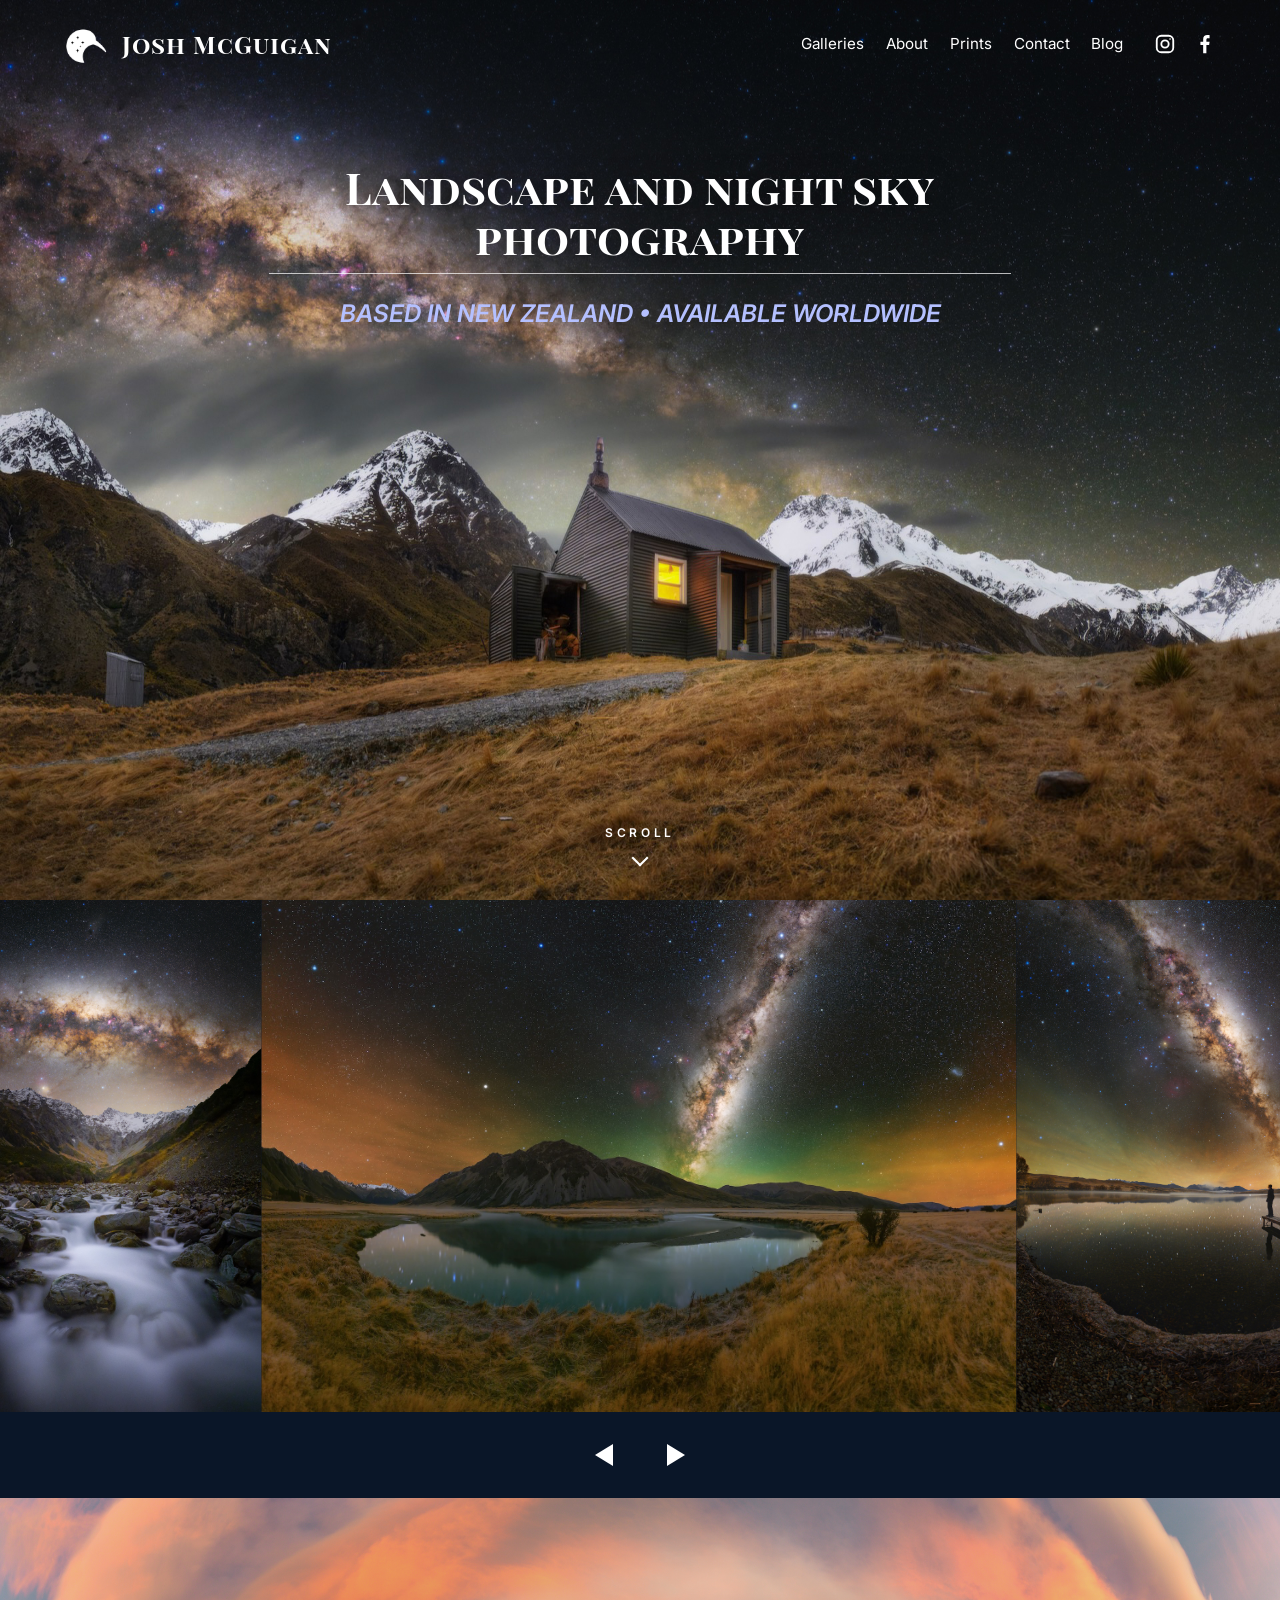
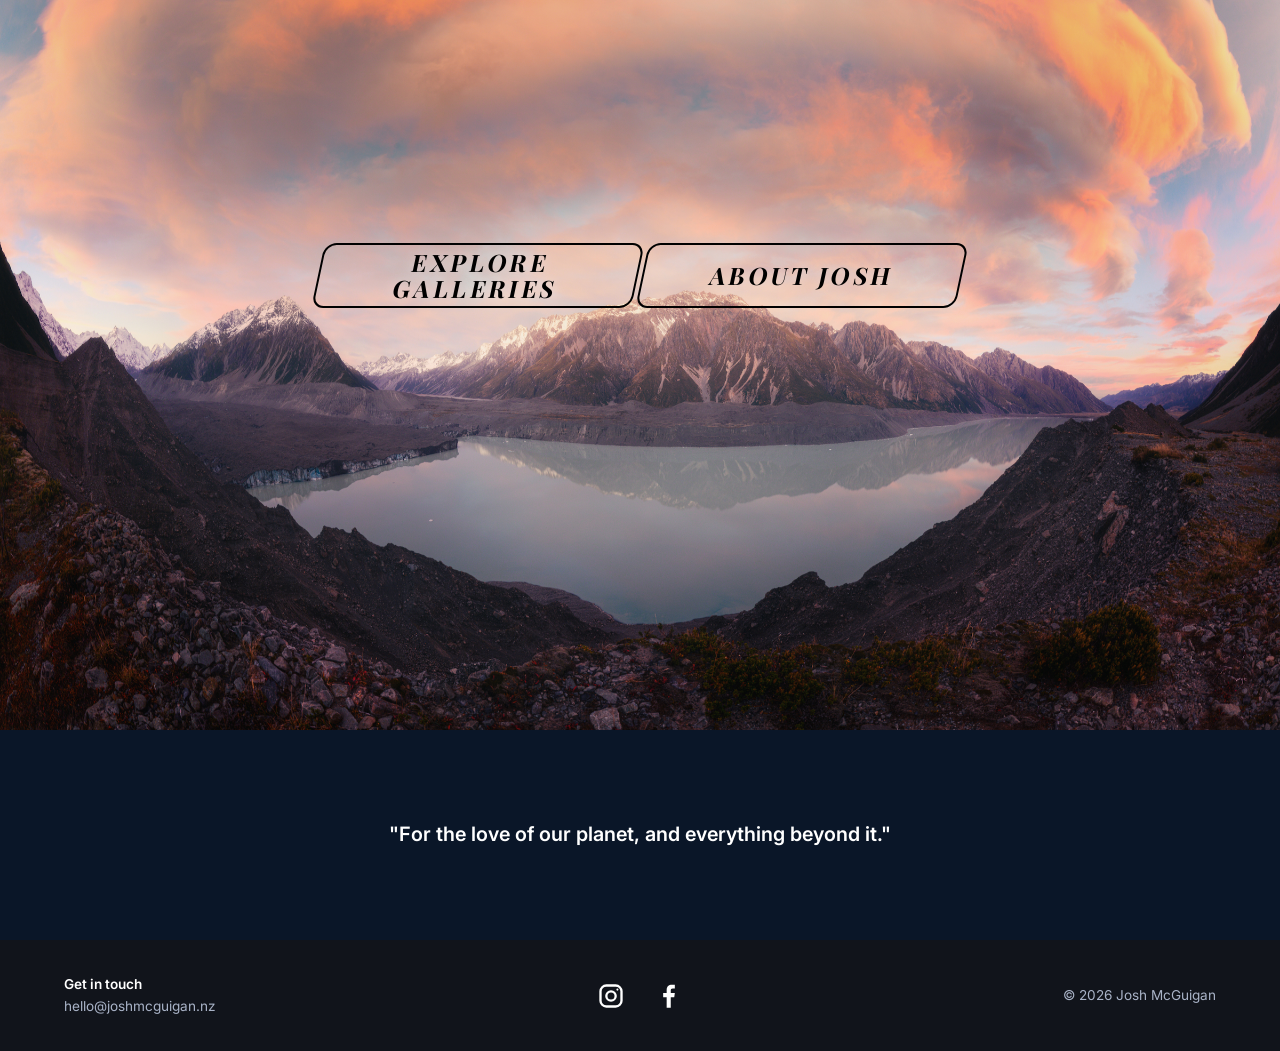
<file: index.html>
<!DOCTYPE html>
<html lang="en"><head><meta charset="utf-8"><meta name="viewport" content="width=device-width,initial-scale=1">
<title>Josh McGuigan Photographer</title><meta name="description" content="Landscape and night sky photography by Josh McGuigan.">
<link href="https://fonts.googleapis.com/css2?family=Inter:ital,wght@0,400;0,600;1,600&amp;family=Lexend:wght@400&amp;family=Playfair+Display+SC:ital,wght@0,700;1,400;1,700&amp;display=swap" rel="stylesheet">
<link rel="icon" type="image/png" href="images/logo.png">
<link rel="stylesheet" href="style.css">
<body data-page="home"><main>
<section class="h1"><h1 class="hl">Landscape and night sky photography</h1><p class="sub">Based in New Zealand &bull; Available Worldwide </p><a class="scroll" href="#more" aria-label="Scroll down"><span>Scroll</span><i></i></a></section>
<section class="car" id="more"><div class="trk"><div class="sl"><img src="images/carousel-1.jpg" alt="" onerror="this.remove()"></div>
<div class="sl"><img src="images/carousel-2.jpg" alt="" onerror="this.remove()"></div>
<div class="sl"><img src="images/carousel-3.jpg" alt="" onerror="this.remove()"></div>
<div class="sl"><img src="images/carousel-4.jpg" alt="" onerror="this.remove()"></div>
<div class="sl"><img src="images/carousel-5.jpg" alt="" onerror="this.remove()"></div>
<div class="sl"><img src="images/carousel-6.jpg" alt="" onerror="this.remove()"></div></div></div><div class="arr"><button id="pv" aria-label="Previous">&larr;</button><button id="nx" aria-label="Next">&rarr;</button></div></section>
<section class="h2"><div class="btns"><a class="btn" href="galleries"><span>Explore galleries</span></a><a class="btn" href="about"><span>About Josh</span></a></div></section>
<p class="intro rv">"For the love of our planet, and everything beyond it."</p>
</main><script src="script.js"></script></body></html>
</file>
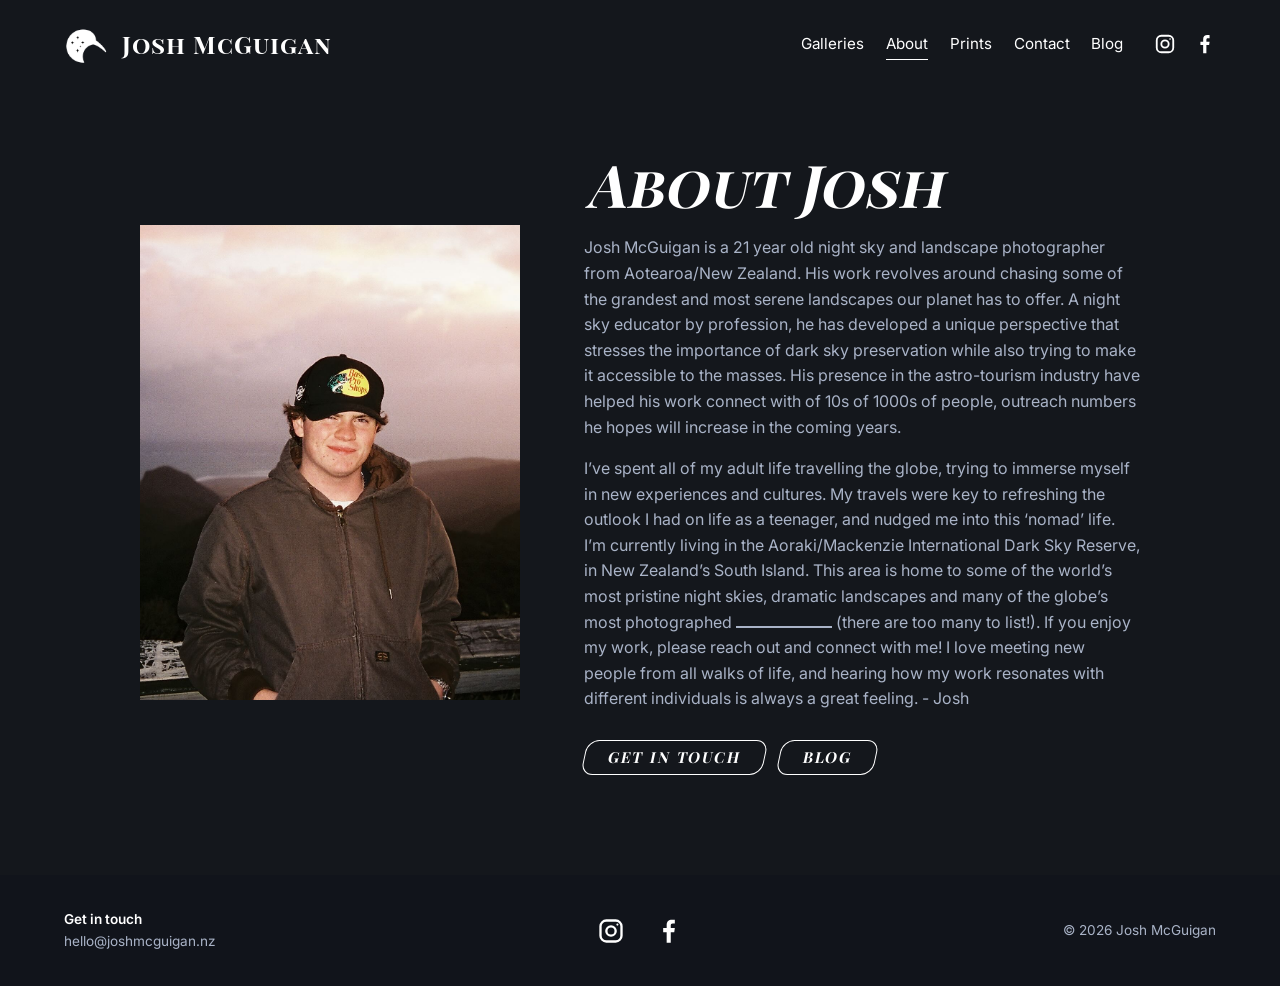
<file: about.html>
<!DOCTYPE html>
<html lang="en"><head><meta charset="utf-8"><meta name="viewport" content="width=device-width,initial-scale=1">
<title>About | Josh McGuigan Photographer</title><meta name="description" content="About Josh McGuigan, photographer.">
<link href="https://fonts.googleapis.com/css2?family=Inter:ital,wght@0,400;0,600;1,600&amp;family=Lexend:wght@400&amp;family=Playfair+Display+SC:ital,wght@0,700;1,400;1,700&amp;display=swap" rel="stylesheet">
<link rel="icon" type="image/png" href="images/logo.png">
<link rel="stylesheet" href="style.css">
<body data-page="about"><main>
<section class="sec ab"><div class="wrap split"><div class="ph rv" style="--h:230"><img src="images/josh.jpg"></div><div><h1 class="t">About Josh</h1><p>Josh McGuigan is a 21 year old night sky and landscape photographer from Aotearoa/New Zealand. His work revolves around chasing some of the grandest and most serene landscapes our planet has to offer. A night sky educator by profession, he has developed a unique perspective that stresses the importance of dark sky preservation while also trying to make it accessible to the masses. His presence in the astro-tourism industry have helped his work connect with of 10s of 1000s of people, outreach numbers he hopes will increase in the coming years.</p><p>I’ve spent all of my adult life travelling the globe, trying to immerse myself in new experiences and cultures. My travels were key to refreshing the outlook I had on life as a teenager, and nudged me into this ‘nomad’ life. I’m currently living in the Aoraki/Mackenzie International Dark Sky Reserve, in New Zealand’s South Island. This area is home to some of the world’s most pristine night skies, dramatic landscapes and many of the globe’s most photographed <span class="blank"></span> (there are too many to list!). If you enjoy my work, please reach out and connect with me! I love meeting new people from all walks of life, and hearing how my work resonates with different individuals is always a great feeling. - Josh</p><div class="bt"><a class="btn sm" href="contact"><span>Get in touch</span></a><a class="btn sm" href="blog"><span>Blog</span></a></div></div></div></section>
</main><script src="script.js"></script></body></html>
</file>
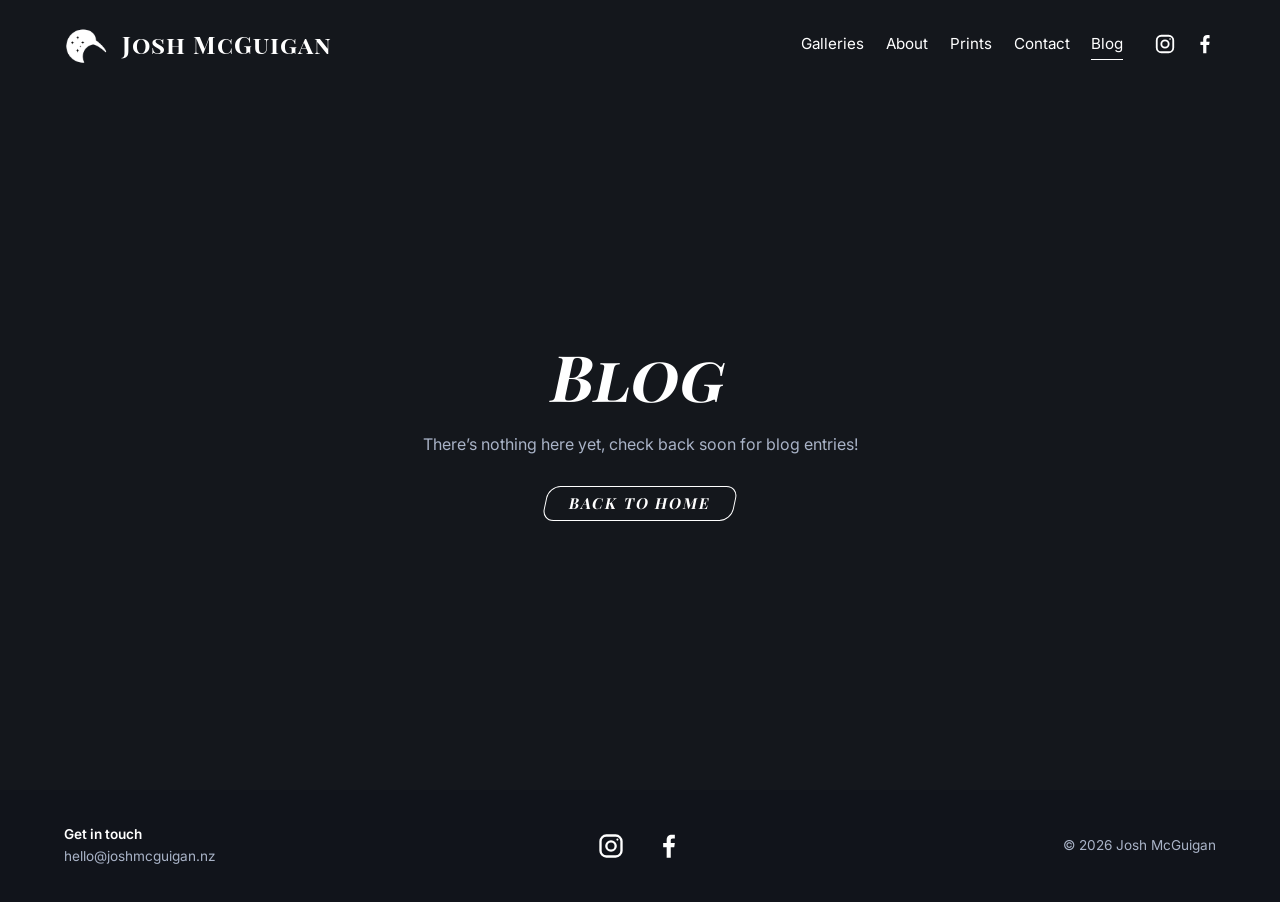
<file: blog.html>
<!DOCTYPE html>
<html lang="en"><head><meta charset="utf-8"><meta name="viewport" content="width=device-width,initial-scale=1">
<title>Blog | Josh McGuigan Photographer</title><meta name="description" content="Stories and field notes from Josh McGuigan.">
<link href="https://fonts.googleapis.com/css2?family=Inter:ital,wght@0,400;0,600;1,600&amp;family=Lexend:wght@400&amp;family=Playfair+Display+SC:ital,wght@0,700;1,400;1,700&amp;display=swap" rel="stylesheet">
<link rel="icon" type="image/png" href="images/logo.png">
<link rel="stylesheet" href="style.css?v=8"></head>
<body data-page="blog"><main>
<section class="bl"><h1 class="t">Blog</h1>
<p>There’s nothing here yet, check back soon for blog entries!</p>
<div class="bt"><a class="btn sm" href="./"><span>Back to home</span></a></div></section>
</main><script src="script.js"></script></body></html>
</file>
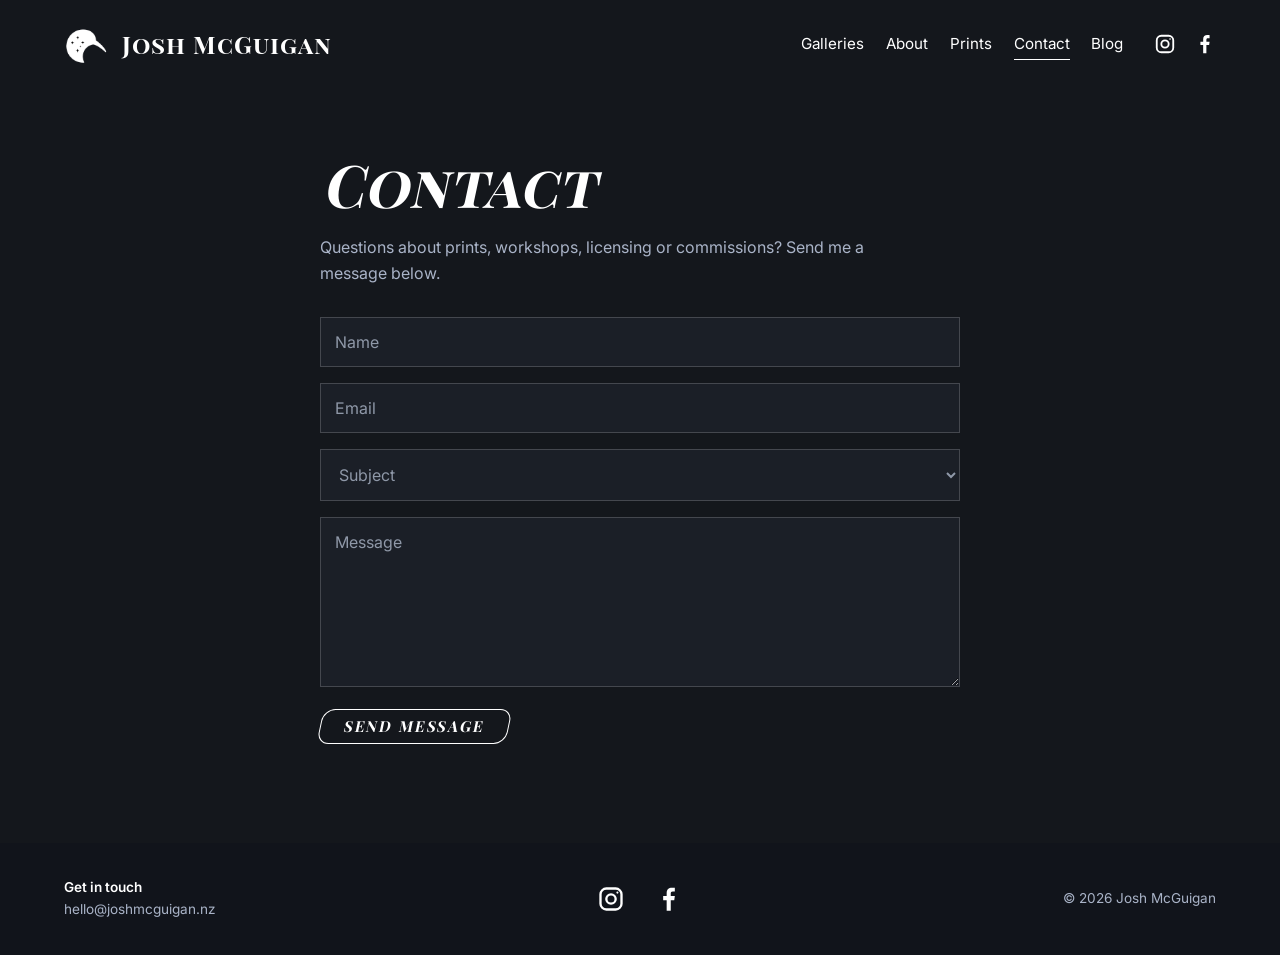
<file: contact.html>
<!DOCTYPE html>
<html lang="en"><head><meta charset="utf-8"><meta name="viewport" content="width=device-width,initial-scale=1">
<title>Contact | Josh McGuigan Photographer</title><meta name="description" content="Get in touch with Josh McGuigan.">
<link href="https://fonts.googleapis.com/css2?family=Inter:ital,wght@0,400;0,600;1,600&amp;family=Lexend:wght@400&amp;family=Playfair+Display+SC:ital,wght@0,700;1,400;1,700&amp;display=swap" rel="stylesheet">
<link rel="icon" type="image/png" href="images/logo.png">
<link rel="stylesheet" href="style.css?v=6"></head>
<body data-page="contact"><main>
<section class="sec ab ct"><div class="wrap">
<h1 class="t">Contact</h1>
<p id="intro">Questions about prints, workshops, licensing or commissions? Send me a message below.</p>
<form id="cf" action="https://formspree.io/f/xbgorvyj" method="post">
<input name="name" placeholder="Name" required autocomplete="name">
<input name="email" type="email" placeholder="Email" required autocomplete="email">
<select name="topic" required><option value="" disabled selected>Subject</option><option>General inquiries</option><option>Workshops / tutoring</option><option>Commission / licensing</option><option>Other</option></select>
<textarea name="message" rows="7" placeholder="Message" required></textarea>
<input type="text" name="_gotcha" tabindex="-1" autocomplete="off" style="position:absolute;left:-9999px" aria-hidden="true">
<div class="bt" style="margin-top:6px"><button class="btn sm" type="submit"><span>Send message</span></button></div>
<p id="er" hidden>Something went wrong sending that. Please try again, or email hello@joshmcguigan.nz directly.</p>
</form>
<div class="ok" id="ok" hidden><p>Thanks for reaching out! I will get back to you ASAP regarding your message.</p><a class="btn sm" href="index.html"><span>Back to home</span></a></div>
</div></section>
</main><script src="script.js"></script>
<script>
const f=document.getElementById('cf'),ok=document.getElementById('ok'),er=document.getElementById('er'),b=f.querySelector('button');
f.addEventListener('submit',async e=>{e.preventDefault();er.hidden=true;b.disabled=true;
 const d=new FormData(f);d.set('_subject','Website enquiry: '+d.get('topic'));
 try{const r=await fetch(f.action,{method:'POST',body:d,headers:{Accept:'application/json'}});
  if(!r.ok)throw 0;
  f.hidden=true;document.getElementById('intro').hidden=true;ok.hidden=false;ok.scrollIntoView({block:'center'})}
 catch(x){er.hidden=false;b.disabled=false}});
</script></body></html>
</file>
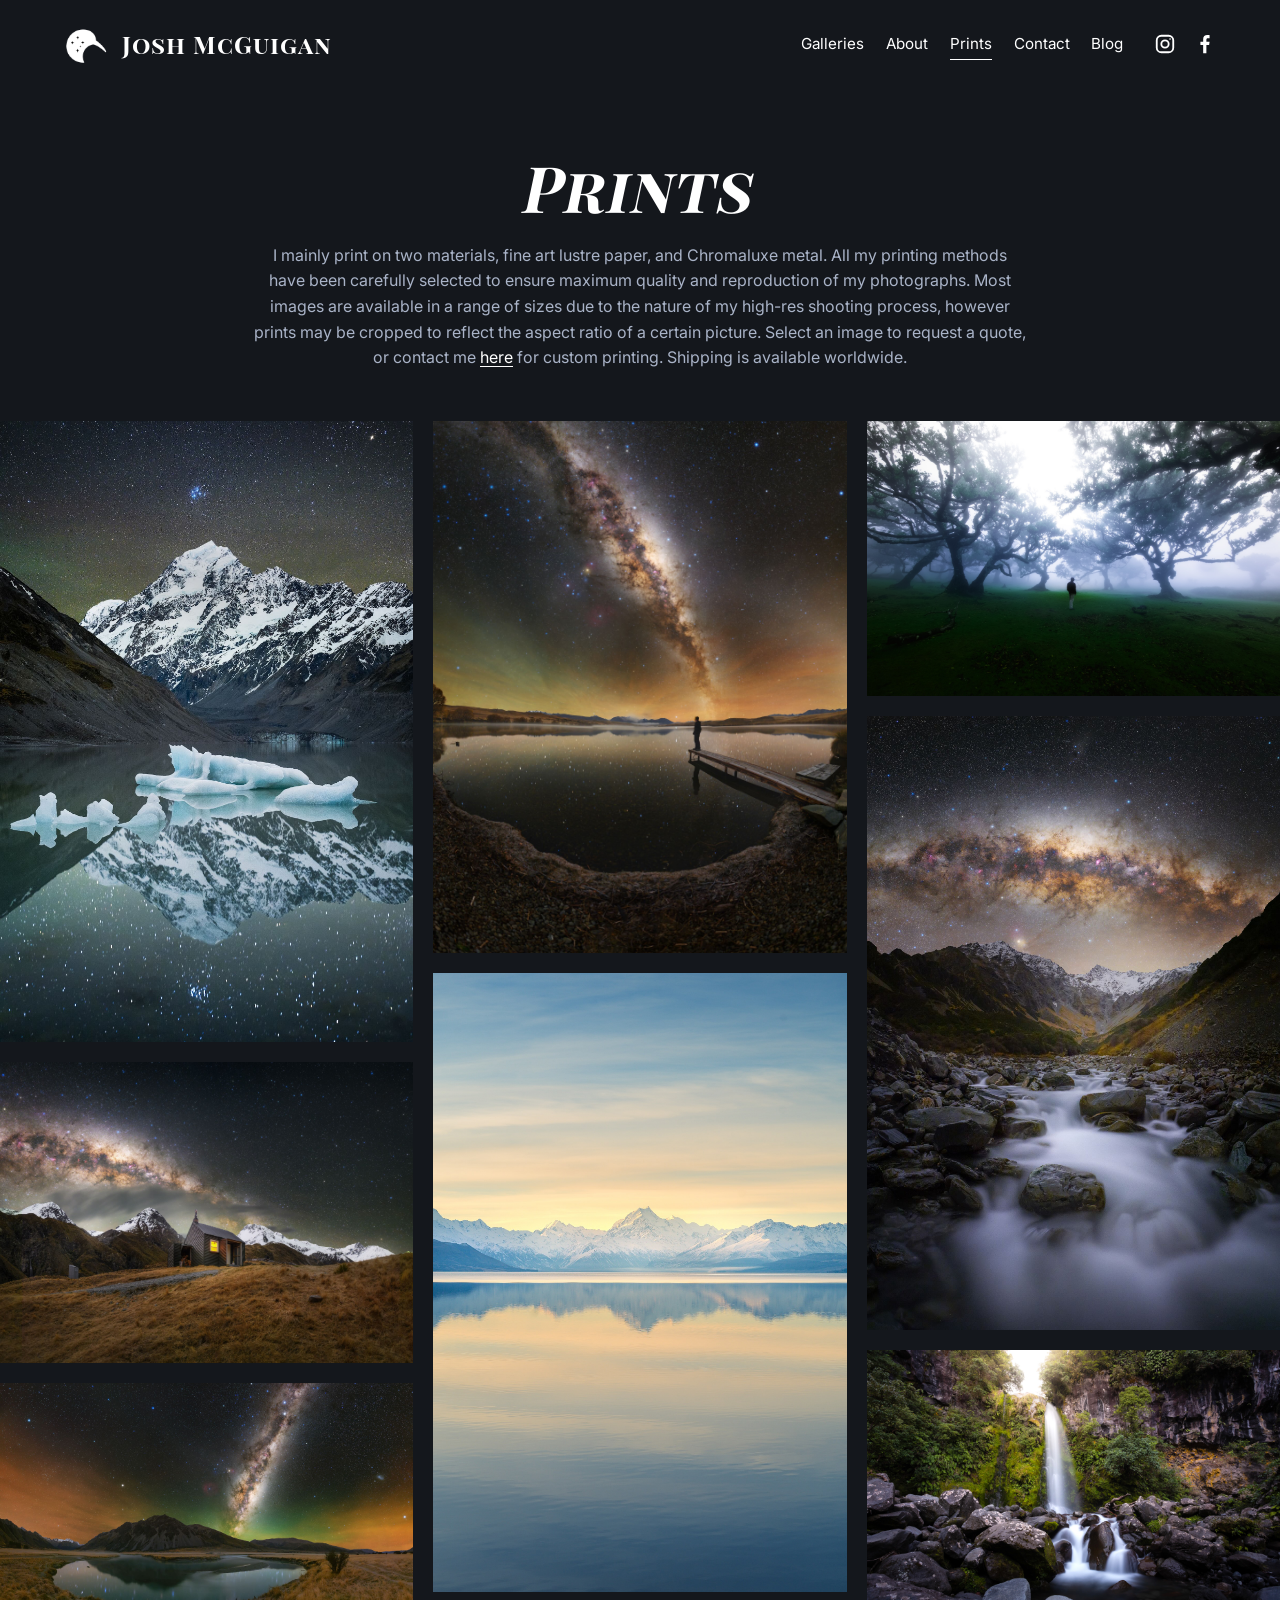
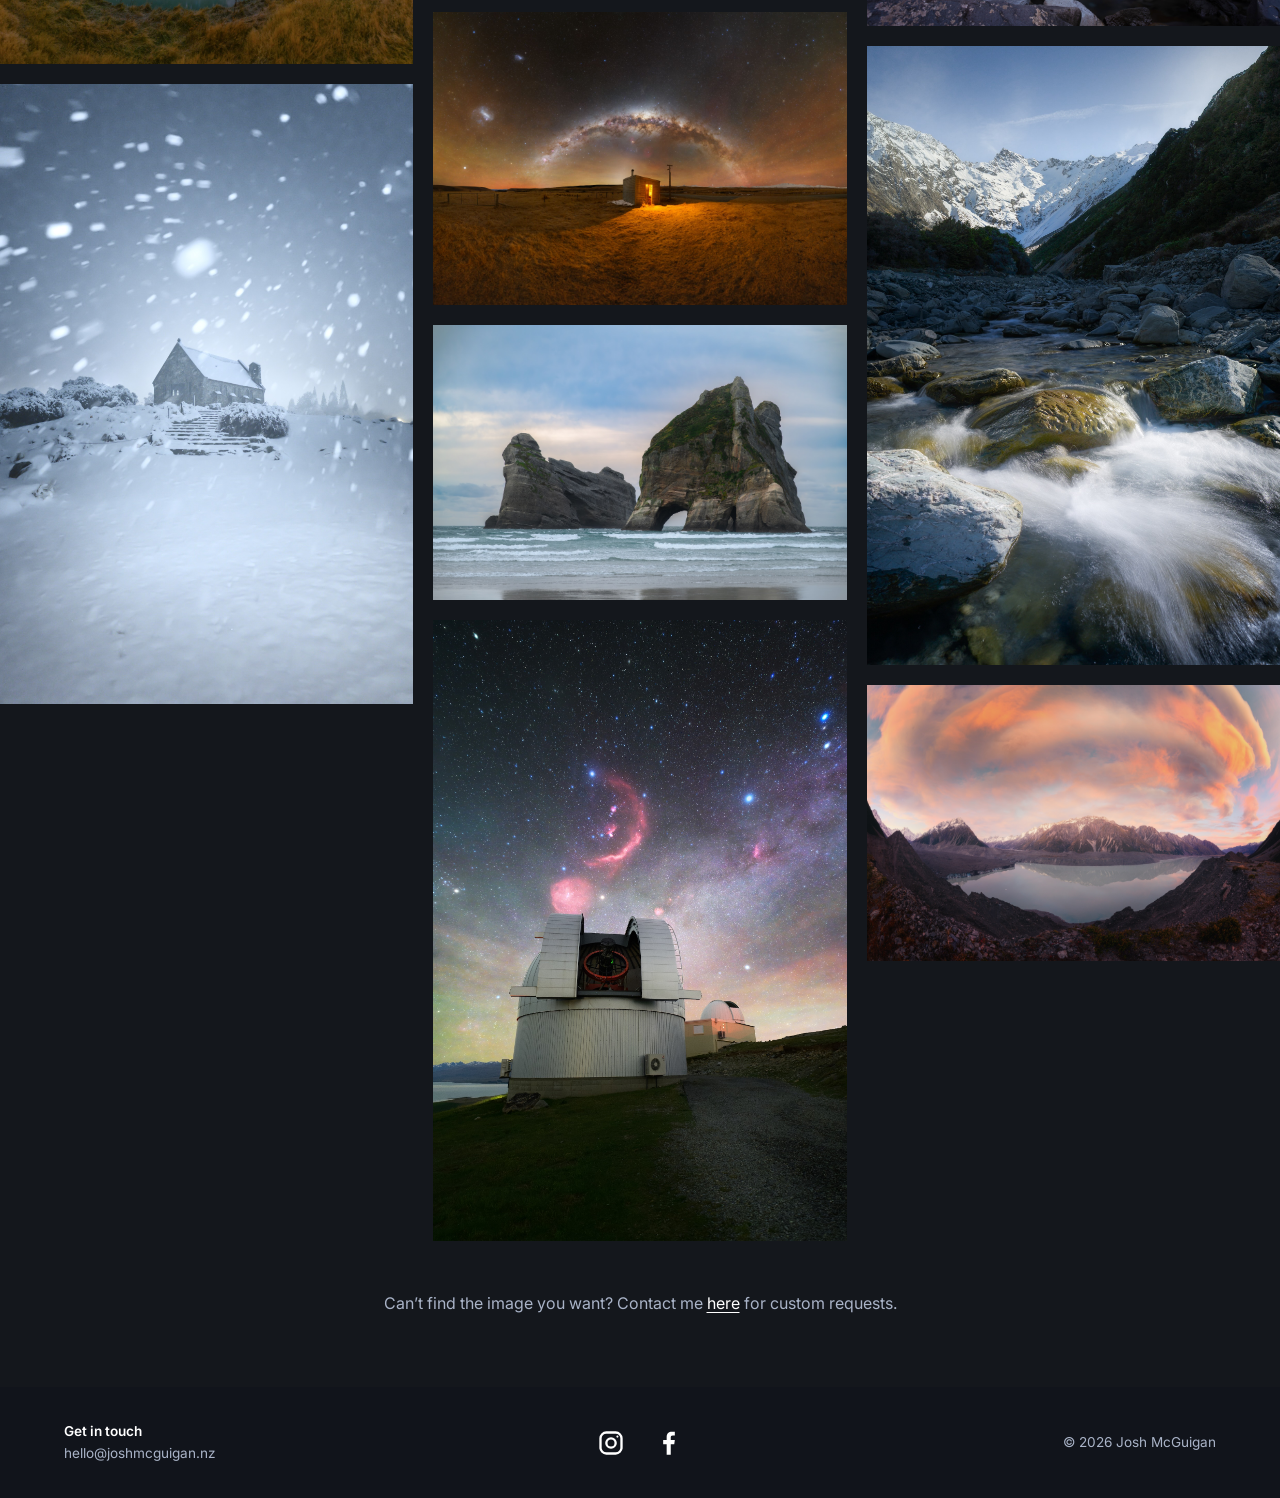
<file: prints.html>
<!DOCTYPE html>
<html lang="en"><head><meta charset="utf-8"><meta name="viewport" content="width=device-width,initial-scale=1">
<title>Prints | Josh McGuigan Photographer</title><meta name="description" content="Fine art prints by Josh McGuigan.">
<link href="https://fonts.googleapis.com/css2?family=Inter:ital,wght@0,400;0,600;1,600&amp;family=Lexend:wght@400&amp;family=Playfair+Display+SC:ital,wght@0,700;1,400;1,700&amp;display=swap" rel="stylesheet">
<link rel="icon" type="image/png" href="images/logo.png">
<link rel="stylesheet" href="style.css?v=7"></head>
<body data-page="prints"><main>
<section class="pr"><div class="gh"><h1 class="t">Prints</h1><p>I mainly print on two materials, fine art lustre paper, and Chromaluxe metal. All my printing methods have been carefully selected to ensure maximum quality and reproduction of my photographs. Most images are available in a range of sizes due to the nature of my high-res shooting process, however prints may be cropped to reflect the aspect ratio of a certain picture. Select an image to request a quote, or contact me <a href="contact">here</a> for custom printing. Shipping is available worldwide.</p></div>
<div class="pm" id="pm"></div>
<p class="pn">Can’t find the image you want? Contact me <a href="contact">here</a> for custom requests.</p></section>
</main><script src="script.js"></script><script src="prints.js"></script>
<script>document.getElementById('pm').innerHTML=PRINTS.map(p=>`<a class="pi" href="print?p=${p.id}" aria-label="${p.title}"><img src="${p.img}" alt=""></a>`).join('')</script>
</body></html>
</file>
<file: style.css>
:root{--bg:#0a1628;--ft:#11141b;--mut:#a9b3c7;--ac:#b4c0ff;--line:rgba(255,255,255,.18);--ease:cubic-bezier(.2,.7,.2,1);--pk:5.5vw;
--stars:radial-gradient(1.5px 1.5px at 6% 18%,#fff,transparent),radial-gradient(1px 1px at 14% 8%,#fff,transparent),radial-gradient(2px 2px at 24% 26%,#cfd8ff,transparent),radial-gradient(1px 1px at 31% 14%,#fff,transparent),radial-gradient(1.5px 1.5px at 42% 6%,#fff,transparent),radial-gradient(1px 1px at 51% 22%,#fff,transparent),radial-gradient(2.5px 2.5px at 66% 17%,#9fb4ff,transparent),radial-gradient(1px 1px at 72% 9%,#fff,transparent),radial-gradient(1.5px 1.5px at 83% 24%,#fff,transparent),radial-gradient(2px 2px at 91% 12%,#cfd8ff,transparent),radial-gradient(1px 1px at 96% 30%,#fff,transparent),radial-gradient(1px 1px at 9% 34%,#fff,transparent),radial-gradient(1.5px 1.5px at 58% 36%,#fff,transparent),radial-gradient(1px 1px at 37% 32%,#fff,transparent)}
*{box-sizing:border-box;margin:0}
html{scroll-behavior:smooth}
body{background:var(--bg);color:#fff;font:400 16px/1.6 Inter,system-ui,sans-serif;overflow-x:hidden}
a{color:inherit;text-decoration:none}
:focus-visible{outline:2px solid var(--ac);outline-offset:3px}
h1,h2,h3{font-family:'Playfair Display SC',Georgia,serif;font-weight:700;font-style:italic;line-height:1.15}
h2{font-size:clamp(1.8rem,3.6vw,3rem);margin-bottom:.4em}h3{font-size:1.4rem}
p{max-width:60ch;color:var(--mut)}p+p{margin-top:1em}
header{position:fixed;inset:0 0 auto;z-index:50;display:flex;align-items:center;justify-content:space-between;padding:22px 5vw;transition:padding .4s}
header::before{content:'';position:absolute;inset:0;z-index:-1;background:rgba(10,22,40,.5);backdrop-filter:blur(14px);opacity:0;transition:opacity .4s}
header.s{padding:12px 5vw}header.s::before{opacity:1}
.logo{display:flex;align-items:center;gap:14px;font:700 clamp(1.1rem,1.9vw,1.7rem) 'Playfair Display SC',Georgia,serif;letter-spacing:.04em;white-space:nowrap}
.logo img{width:44px;height:44px;object-fit:contain;position:relative;top:.12em}
.rt{display:flex;align-items:center;gap:2.4vw}
nav{display:flex;gap:1.7vw}
nav a{font-size:.95rem;position:relative;padding:4px 0}
nav a::after{content:'';position:absolute;left:0;bottom:0;height:1px;width:100%;background:#fff;transform:scaleX(0);transform-origin:left;transition:transform .4s var(--ease)}
nav a:hover::after,nav a.on::after{transform:scaleX(1)}
.soc{display:flex;gap:18px}.soc svg{width:22px;height:22px;display:block}
#tg{display:none;background:none;border:0;color:#fff;font-size:1.6rem;cursor:pointer}
.h1{position:relative;min-height:100svh;padding:max(150px,18vh) 5vw 0;text-align:center;background:url(images/hero-1.jpg) center bottom/cover no-repeat,var(--stars),linear-gradient(180deg,#0a0a2a 0,#141a4a 35%,#3a3560 55%,#c0663c 80%,#f3a24a 92%,#ffd88a 100%)}
.hl{font-style:normal;font-size:clamp(1.5rem,3.4vw,3.4rem);max-width:70%;margin:0 auto;text-shadow:0 2px 24px rgba(0,0,0,.55)}
.hl::after{content:'';display:block;width:92%;margin:.25em auto 0;border-bottom:1px solid rgba(255,255,255,.7)}
.sub{font:italic 600 clamp(.85rem,1.9vw,1.55rem)/1.4 Inter,sans-serif;text-transform:uppercase;color:var(--ac);max-width:88%;margin:.9em auto 0}
.hl,.sub{opacity:0;transform:translateY(24px);animation:in 1.4s var(--ease) .2s forwards}.sub{animation-delay:.5s}
.scroll{position:absolute;left:0;right:0;bottom:4vh;width:max-content;margin:0 auto;display:flex;flex-direction:column;align-items:center;gap:12px;font:600 .75rem Inter,sans-serif;letter-spacing:.3em;text-transform:uppercase;color:#fff;text-shadow:0 1px 12px rgba(0,0,0,.6);opacity:0;animation:in 1.2s ease 1.6s forwards}
.scroll i{width:12px;height:12px;border-right:2px solid #fff;border-bottom:2px solid #fff;transform:rotate(45deg);animation:bob 1.8s ease-in-out infinite}
@keyframes bob{0%,100%{transform:translateY(0) rotate(45deg)}50%{transform:translateY(8px) rotate(45deg)}}
@keyframes in{to{opacity:1;transform:none}}
.car{overflow:hidden;padding-bottom:28px}
.car{scroll-margin-top:90px}
.trk{display:flex;transition:transform .9s var(--ease)}
.sl{flex:0 0 auto;height:clamp(260px,40vw,75vh);background:linear-gradient(160deg,#243a6e,#0c1830)}
.sl:empty{min-width:clamp(200px,36vw,500px)}
.sl img{display:block;height:100%;width:auto;max-width:none}
.arr{display:flex;justify-content:center;gap:10px;margin-top:14px}
.arr{gap:28px}
.arr button{position:relative;width:44px;height:42px;border:0;background:none;padding:0;font-size:0;cursor:pointer}
.arr button::before{content:'';position:absolute;top:50%;left:50%;transform:translate(-50%,-50%);border-style:solid;transition:transform .3s}
#pv::before{border-width:11px 18px 11px 0;border-color:transparent #fff transparent transparent}
#nx::before{border-width:11px 0 11px 18px;border-color:transparent transparent transparent #fff}
#pv:hover::before{transform:translate(-50%,-50%) translateX(-4px)}
#nx:hover::before{transform:translate(-50%,-50%) translateX(4px)}
.h2{position:relative;z-index:1;min-height:min(65vw,110vh);padding-bottom:6vw;display:grid;place-items:center;background:url(images/hero-2.jpg) center/cover no-repeat,radial-gradient(60% 50% at 0 100%,rgba(207,216,230,.7),transparent),radial-gradient(60% 50% at 100% 100%,rgba(207,216,230,.7),transparent),linear-gradient(180deg,#1a1f4a,#6a4a6a 45%,#2a4a5a 70%,#1c2a30)}
.tag{font-style:normal;font-size:clamp(1.6rem,4vw,3.6rem);text-align:center;max-width:62%;text-shadow:0 2px 24px rgba(0,0,0,.55)}
.btns{display:flex;justify-content:center;gap:4px;padding:34px 5vw 0}
.btn{position:relative;z-index:0;display:inline-flex;align-items:center;justify-content:center;text-align:center;padding:12px 38px;font:normal 700 clamp(1rem,2vw,1.5rem)/1.1 'Playfair Display SC',Georgia,serif;letter-spacing:.14em;text-transform:uppercase;color:#fff;background:none;border:0;cursor:pointer;transition:color .4s;margin-right:6px}
.btn span{display:inline-block;transform:skewX(-12deg)}
.h2 .btns{padding:0}
.h2 .btn{color:#000;text-shadow:0 1px 14px rgba(255,255,255,.5)}
.h2 .btn::before{border-color:#000;border-width:2px}
.h2 .btn:hover{color:#fff;text-shadow:none}
.h2 .btn:hover::before{background:#000}
.btn::before{content:'';position:absolute;inset:0;z-index:-1;border:1px solid #fff;border-radius:12px;transform:skewX(-12deg);transition:background .4s}
.btn:hover{color:var(--bg)}.btn:hover::before{background:#fff}
.btns .btn{width:clamp(150px,32vw,320px);min-height:clamp(46px,6vw,56px);margin:0;padding:6px 24px}
.intro{max-width:min(880px,88vw);margin:70px auto 100px;font:600 clamp(1.05rem,1.55vw,1.5rem)/1.5 Inter,sans-serif;text-align:center;text-wrap:balance;color:#fff}
.logos{margin:60px 0 90px;background:#0c1830;padding:30px 3vw;display:flex;align-items:center;justify-content:space-between;gap:24px;flex-wrap:wrap}
.logos span{font-size:clamp(1rem,2vw,1.8rem);font-weight:700;opacity:.9}.logos span:nth-child(odd){font-family:'Playfair Display SC',serif}.logos span:nth-child(even){font-family:Lexend,sans-serif}
.sec{padding:100px 5vw}.wrap{max-width:1300px;margin:auto}.alt{background:#0c1830}
.pg{position:relative;isolation:isolate;padding-top:150px}
.pg::before{content:'';position:absolute;inset:0 0 auto;height:480px;z-index:-1;background:var(--stars),linear-gradient(180deg,#0a0a2a,var(--bg))}
.t{font-size:clamp(2.4rem,6vw,5rem);margin-bottom:.3em}
.grid{display:grid;grid-template-columns:repeat(auto-fill,minmax(300px,1fr));gap:24px;margin-top:40px}
.card{display:block;transition:opacity .5s,transform .6s var(--ease);perspective:900px}
.grid:has(.card:hover) .card:not(:hover){opacity:.35;transform:scale(.97)}
.ph{position:relative;aspect-ratio:4/5;overflow:hidden;transition:transform .3s}.wide .ph{aspect-ratio:16/10}
.ph::before{content:'';position:absolute;inset:0;background:linear-gradient(160deg,hsl(var(--h,225) 45% 24%),hsl(calc(var(--h,225) + 35) 55% 8%));transition:transform 1.3s var(--ease)}
.ph img{position:absolute;inset:0;width:100%;height:100%;object-fit:cover;transition:transform 1.3s var(--ease)}
.card:hover .ph::before,.card:hover .ph img{transform:scale(1.08)}
.grid>:nth-child(4n+2){--h:260}.grid>:nth-child(4n+3){--h:195}.grid>:nth-child(4n){--h:20}
.card h3{margin-top:14px;transition:color .3s,transform .5s var(--ease)}.card:hover h3{color:var(--ac);transform:translateX(8px)}
.card span{font-size:.85rem;color:var(--mut)}.card p{font-size:.95rem;margin-top:6px}
.split{display:grid;grid-template-columns:1fr 1fr;gap:6vw;align-items:center}
.chips{display:flex;flex-wrap:wrap;gap:10px;margin-top:30px}
.chips button{background:none;border:1px solid var(--line);color:var(--mut);padding:8px 20px;border-radius:99px;cursor:pointer;font:inherit;font-size:.85rem;transition:.3s}
.chips button:hover{color:#fff;border-color:#fff}.chips .on{background:#fff;border-color:#fff;color:var(--bg)}
.card.h{display:none}
form{display:grid;gap:16px;max-width:560px}
input,textarea,select{width:100%;background:#0c1830;border:1px solid var(--line);color:#fff;padding:14px;font:inherit;transition:border-color .3s}
input:focus,textarea:focus,select:focus{border-color:var(--ac);outline:0}
table{border-collapse:collapse;width:100%;max-width:560px;margin-top:20px}td,th{padding:12px 0;border-bottom:1px solid var(--line);text-align:left;font-weight:400}td:last-child,th:last-child{text-align:right;color:var(--ac)}
footer{background:var(--ft);padding:34px 5vw;display:grid;grid-template-columns:1fr auto 1fr;align-items:center;gap:20px;font-size:.85rem}
.fs{display:flex;gap:30px}.fs a{display:flex}
footer svg{width:28px;height:28px;color:#fff;transition:color .3s}.fs a:hover svg{color:var(--ac)}
.fl b{display:block;font-weight:600}.fl a{color:var(--mut);transition:color .3s}.fl a:hover{color:var(--ac)}
.fr{text-align:right;color:var(--mut)}
@media(max-width:860px){footer{grid-template-columns:1fr;text-align:center}.fr{text-align:center}}
.rv{opacity:0;transform:translateY(30px);transition:opacity 1s var(--ease),transform 1s var(--ease)}.rv.in{opacity:1;transform:none}
.grid .rv:nth-child(3n+2){transition-delay:.12s}.grid .rv:nth-child(3n){transition-delay:.24s}
@media(max-width:860px){.rt nav{position:fixed;inset:0;background:var(--bg);flex-direction:column;justify-content:center;align-items:center;gap:26px;transform:translateX(100%);transition:transform .5s var(--ease)}.rt nav.o{transform:none}nav a{font-size:1.2rem}.soc{display:none}#tg{display:block;z-index:60}.split{grid-template-columns:1fr}.sec{padding:80px 5vw}.hl{max-width:92%}.btns{flex-direction:column;align-items:center;gap:14px}.btns .btn{width:min(300px,80vw)}.h2{min-height:100vw}.tag{max-width:86%}}
@media(prefers-reduced-motion:reduce){*{animation:none!important;transition:none!important}.rv,.hl,.sub,.scroll{opacity:1;transform:none}}
body[data-page=galleries]{background:#14171c}
.gal{padding:150px 0 0}
.gh{text-align:center;max-width:900px;margin:0 auto 50px;padding:0 5vw}
.gh .t{font-style:normal;font-size:clamp(2.2rem,5vw,4rem)}
.gh p{margin:0 auto}
.cats{display:flex;flex-wrap:wrap;justify-content:center;gap:12px 32px;margin-top:30px}
.cats button{position:relative;background:none;border:0;padding:4px 0;color:#fff;font:400 .95rem Inter,sans-serif;cursor:pointer}
.cats button::after{content:'';position:absolute;left:0;bottom:0;height:1px;width:100%;background:#fff;transform:scaleX(0);transform-origin:left;transition:transform .4s var(--ease)}
.cats button:hover::after,.cats button.on::after{transform:scaleX(1)}
.mas{columns:3 340px;column-gap:20px}
.g{display:block;break-inside:avoid;margin-bottom:20px;min-height:220px;background:linear-gradient(160deg,#243a6e,#0c1830)}
.g img{display:block;width:100%;height:auto}
.g.h{display:none}
.lb{position:fixed;inset:0;z-index:100;background:rgba(8,9,12,.96);display:none;align-items:center;justify-content:center}
.lb.o{display:flex}
.lb img{max-width:92vw;max-height:88vh;object-fit:contain}
.lb button{position:absolute;top:50%;width:70px;height:90px;margin-top:-45px;border:0;background:none;cursor:pointer;font-size:0}
.lb .pv{left:1vw}.lb .nx{right:1vw}
.lb button::before{content:'';position:absolute;top:50%;left:50%;transform:translate(-50%,-50%);border-style:solid;opacity:.75;transition:opacity .3s}
.lb .pv::before{border-width:11px 18px 11px 0;border-color:transparent #fff transparent transparent}
.lb .nx::before{border-width:11px 0 11px 18px;border-color:transparent transparent transparent #fff}
.lb button:hover::before{opacity:1}
.car{padding-bottom:0}
.arr{margin-top:0;padding:22px 0}
.intro{margin:90px auto}
.lb .cl{top:18px;right:2vw;margin-top:0;width:56px;height:56px}
.lb .cl::before,.lb .cl::after{content:'';position:absolute;top:50%;left:50%;width:26px;height:2px;border:0;background:#fff;opacity:.75;transition:opacity .3s}
.lb .cl::before{transform:translate(-50%,-50%) rotate(45deg)}
.lb .cl::after{transform:translate(-50%,-50%) rotate(-45deg)}
.lb .cl:hover::before,.lb .cl:hover::after{opacity:1}
#pn{display:none;position:absolute;inset:0}
#pn.pnlm-container{background:#000}
.lb.p{background:#000}
.lb.p #pn{display:block}
.lb.p img,.lb.p .pv,.lb.p .nx{display:none}
.lb .cl{z-index:2}
.pnlm-load-box,.pnlm-lbox{display:none!important}
.lb{transition:opacity .5s}
.lb.w{opacity:0;pointer-events:none}
.sp{position:fixed;inset:0;z-index:101;display:none;align-items:center;justify-content:center;background:rgba(8,9,12,.55);cursor:wait}
.sp.o{display:flex}
.sp::after{content:'';width:46px;height:46px;border:2px solid rgba(255,255,255,.25);border-top-color:#fff;border-radius:50%;animation:spin 1s linear infinite}
@keyframes spin{to{transform:rotate(360deg)}}
.lb .hint,.lb .cp{display:none;position:absolute;left:0;right:0;z-index:2;text-align:center;pointer-events:none;color:#fff;text-shadow:0 1px 12px rgba(0,0,0,.7)}
.lb .hint{top:26px;font:600 .95rem Inter,sans-serif;letter-spacing:.05em}
.lb .cp{bottom:22px;font:400 .85rem Inter,sans-serif;opacity:.8}
.lb.p .hint,.lb.p .cp{display:block}
.h1{background:
url(images/hero-1.jpg) center bottom/cover no-repeat,
radial-gradient(45% 16% at 10% 36%,rgba(140,100,125,.6),transparent),
radial-gradient(32% 12% at 30% 41%,rgba(205,165,105,.5),transparent),
radial-gradient(55% 13% at 36% 56%,rgba(105,110,92,.65),transparent),
radial-gradient(22% 9% at 80% 66%,rgba(195,205,220,.55),transparent),
radial-gradient(14% 8% at 38% 64%,rgba(195,205,220,.4),transparent),
radial-gradient(34% 22% at 8% 80%,rgba(48,40,26,.95),transparent),
radial-gradient(12% 7% at 51% 77%,rgba(235,185,70,.4),transparent),
linear-gradient(180deg,#05070f 0%,#090d1a 30%,#1a1c22 48%,#454538 60%,#3a2d1b 68%,#6a481d 82%,#8b6024 100%)}
body[data-page=about]{background:#14171c}
.ab{padding-top:150px}
.ab .ph{max-width:380px;width:100%;margin:0 auto}
.ab .t{font-style:normal;font-size:clamp(2rem,4.6vw,3.8rem);transform:skewX(-12deg);transform-origin:0 100%}
@media(min-width:861px){.ab .split{grid-template-columns:minmax(0,380px) 1fr;max-width:1000px;gap:5vw}}
.blank{display:inline-block;width:6em;border-bottom:2px solid currentColor}
.bt{display:flex;flex-wrap:wrap;gap:14px;margin-top:28px}
.btn.sm{padding:9px 24px;font-size:clamp(.8rem,1.2vw,.95rem);letter-spacing:.12em;margin-right:0}
[hidden]{display:none!important}
body[data-page=contact]{background:#14171c}
.ct .wrap{max-width:640px}
.ct form{max-width:none;margin-top:30px}
.ct input,.ct textarea,.ct select{background:#1b1f27;border:1px solid rgba(255,255,255,.18);color:#fff;font:400 1rem Inter,sans-serif;color-scheme:dark}
.ct ::placeholder{color:#8f98a8}
.ct select:invalid{color:#8f98a8}
.ct .ok p{font:600 clamp(1.2rem,2.3vw,1.7rem)/1.4 Inter,sans-serif;color:#fff;max-width:30ch;margin:30px 0}
.ct #er{color:#ff9d9d}
.btn.sm{padding:9px 24px;font-size:clamp(.8rem,1.2vw,.95rem);letter-spacing:.12em;margin:0}
[hidden]{display:none!important}
body[data-page=prints]{background:#14171c}
.pr{padding-top:150px}
.pr .gh{text-align:center;max-width:900px;margin:0 auto 50px;padding:0 5vw}
.pr .gh p{margin:0 auto}
.pr .t{font-style:normal;font-size:clamp(2.2rem,5vw,4rem);transform:skewX(-12deg)}
.pm{columns:3 340px;column-gap:20px}
.pi{display:block;break-inside:avoid;margin-bottom:20px;min-height:220px;background:#1b1f27;overflow:hidden}
.pi img{display:block;width:100%;height:auto;transition:transform .4s ease,filter .4s ease}
.pi:hover img{transform:scale(.96);filter:brightness(.55)}
.pd{padding:150px 5vw 100px}
.pd .wrap{max-width:1100px}
.pd .split{grid-template-columns:1fr 1fr;align-items:start;gap:5vw}
.pd .pimg{display:block;width:100%;height:auto;background:#1b1f27}
.pd .t{font-style:normal;font-size:clamp(1.8rem,3.8vw,3rem);transform:skewX(-12deg);transform-origin:0 100%}
.pd form{margin-top:24px;max-width:none}
.pd input,.pd select{background:#1b1f27;border:1px solid rgba(255,255,255,.18);color:#fff;font:400 1rem Inter,sans-serif;color-scheme:dark}
.pd ::placeholder{color:#8f98a8}
.pd select:invalid{color:#8f98a8}
.pd .ok p{font:600 clamp(1.2rem,2.3vw,1.7rem)/1.4 Inter,sans-serif;color:#fff;max-width:30ch;margin:30px 0}
.pd #er{color:#ff9d9d}
.btn.sm{padding:9px 24px;font-size:clamp(.8rem,1.2vw,.95rem);letter-spacing:.12em;margin:0}
@media(max-width:860px){.pd .split{grid-template-columns:1fr}.pd{padding-top:120px}}
.pn{text-align:center;max-width:none;margin:50px auto 70px;padding:0 5vw}
.pn a{color:#fff;text-decoration:underline;text-underline-offset:3px;transition:color .3s}
.pn a:hover{color:var(--ac)}
.pr .gh p{max-width:none;text-wrap:pretty}
.pr .gh p a{color:#fff;text-decoration:underline;text-underline-offset:3px;transition:color .3s}
.pr .gh p a:hover{color:var(--ac)}
.pm{scroll-margin-top:90px}
body[data-page=blog]{background:#14171c}
.bl{min-height:calc(100svh - 110px);display:flex;flex-direction:column;align-items:center;justify-content:center;text-align:center;padding:150px 5vw 80px}
.bl .t{font-style:normal;font-size:clamp(2.2rem,5vw,4rem);transform:skewX(-12deg)}
.bl p{margin:0 auto}
.bl .bt{justify-content:center}
.btn.sm{padding:9px 24px;font-size:clamp(.8rem,1.2vw,.95rem);letter-spacing:.12em;margin:0}
</file>
